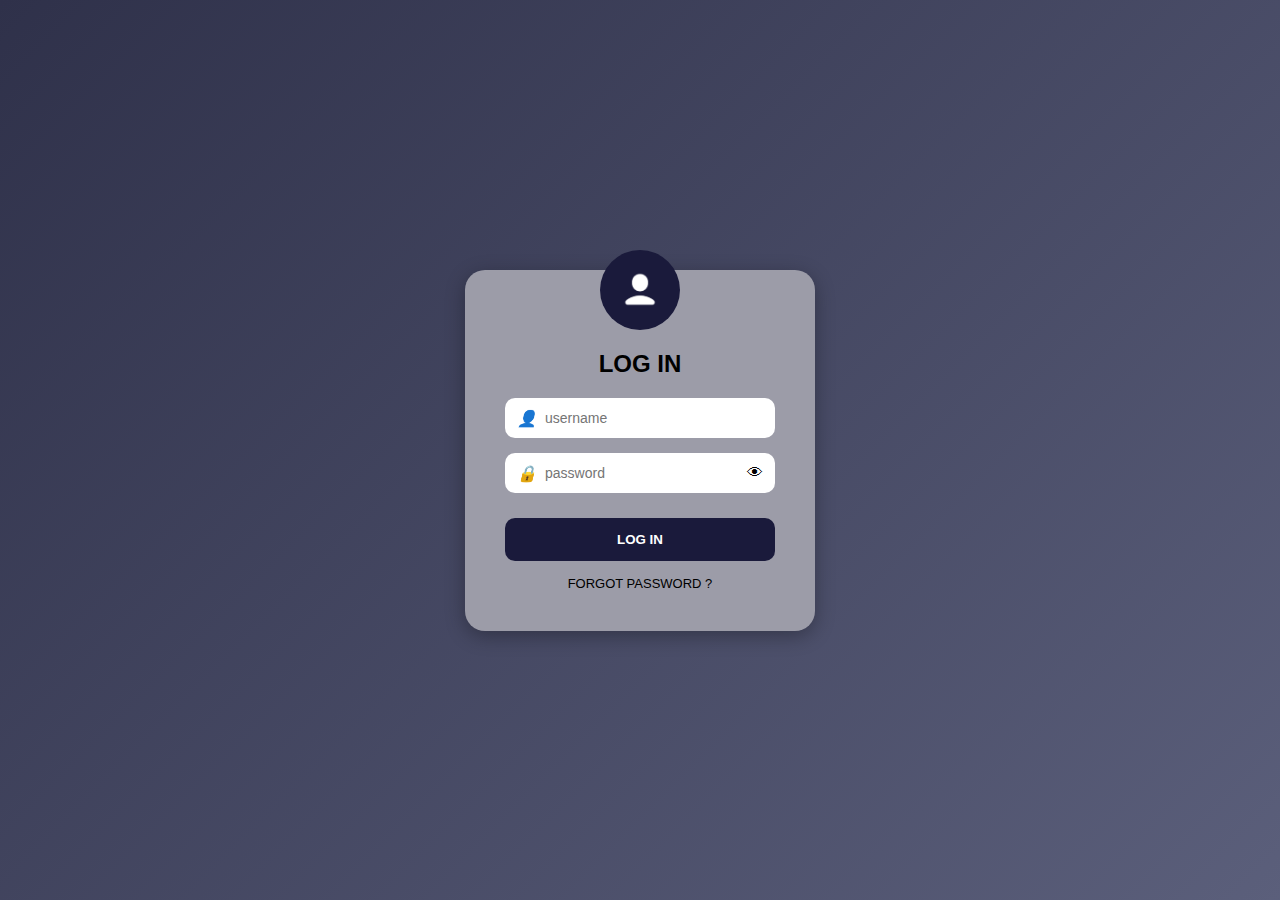
<file: index.html>
<!DOCTYPE html>
<html lang="en">
<head>
  <meta charset="UTF-8">
  <meta name="viewport" content="width=device-width, initial-scale=1.0">
  <title>Login Page</title>
  <style>
    * {
      margin: 0;
      padding: 0;
      box-sizing: border-box;
      font-family: 'Poppins', sans-serif;
    }

    body {
      background: linear-gradient(135deg, #2f314a, #5b5f7b);
      display: flex;
      justify-content: center;
      align-items: center;
      height: 100vh;
    }

    /* Container Login */
    .login-container {
      display: flex;
      justify-content: center;
      align-items: center;
      height: 100%;
    }

    .login-box {
      background: #9c9ca8;
      padding: 40px;
      border-radius: 20px;
      width: 350px;
      text-align: center;
      box-shadow: 0px 5px 20px rgba(0,0,0,0.3);
      position: relative;
    }

    .login-box .user-icon {
      width: 80px;
      height: 80px;
      background: #1a1a3b;
      border-radius: 50%;
      margin: -60px auto 20px auto;
      display: flex;
      align-items: center;
      justify-content: center;
    }

    .login-box .user-icon img {
      width: 40px;
    }

    .login-box h2 {
      margin-bottom: 20px;
      color: #000;
    }

    .input-group {
      margin-bottom: 15px;
      position: relative;
    }

    .input-group input {
      width: 100%;              /* ✅ ikut lebar kotak login-box */
      max-width: 100%;
      padding: 12px 40px 12px 40px;
      border-radius: 10px;
      border: none;
      outline: none;
      font-size: 14px;
      box-sizing: border-box;   /* ✅ biar padding gak bikin kepanjangan */
    }

    .input-group i {
      position: absolute;
      left: 12px;
      top: 50%;
      transform: translateY(-50%);
      color: #333;
    }

    .input-group .eye {
      position: absolute;
      right: 12px;
      top: 50%;
      transform: translateY(-50%);
      cursor: pointer;
    }

    .btn {
      width: 100%;
      padding: 14px;
      background: #1a1a3b;
      color: #fff;
      border: none;
      border-radius: 10px;
      font-weight: bold;
      cursor: pointer;
      margin-top: 10px;
      transition: 0.3s;
    }

    .btn:hover {
      background: #34346a;
    }

    .forgot {
      display: block;
      margin-top: 15px;
      font-size: 13px;
      color: #000;
      cursor: pointer;
    }

    .forgot:hover {
      text-decoration: underline;
    }
  </style>
</head>
<body>
  <div class="login-container">
    <div class="login-box">
      <div class="user-icon">
        <img src="image 10.png" alt="user">
      </div>
      <h2>LOG IN</h2>

      <div class="input-group">
        <i>👤</i>
        <input type="text" placeholder="username">
      </div>

      <div class="input-group">
        <i>🔒</i>
        <input type="password" placeholder="password">
        <span class="eye">👁</span>
      </div>

      <button class="btn">LOG IN</button>
      <span class="forgot">FORGOT PASSWORD ?</span>
    </div>
  </div>
</body>
</html>
</file>
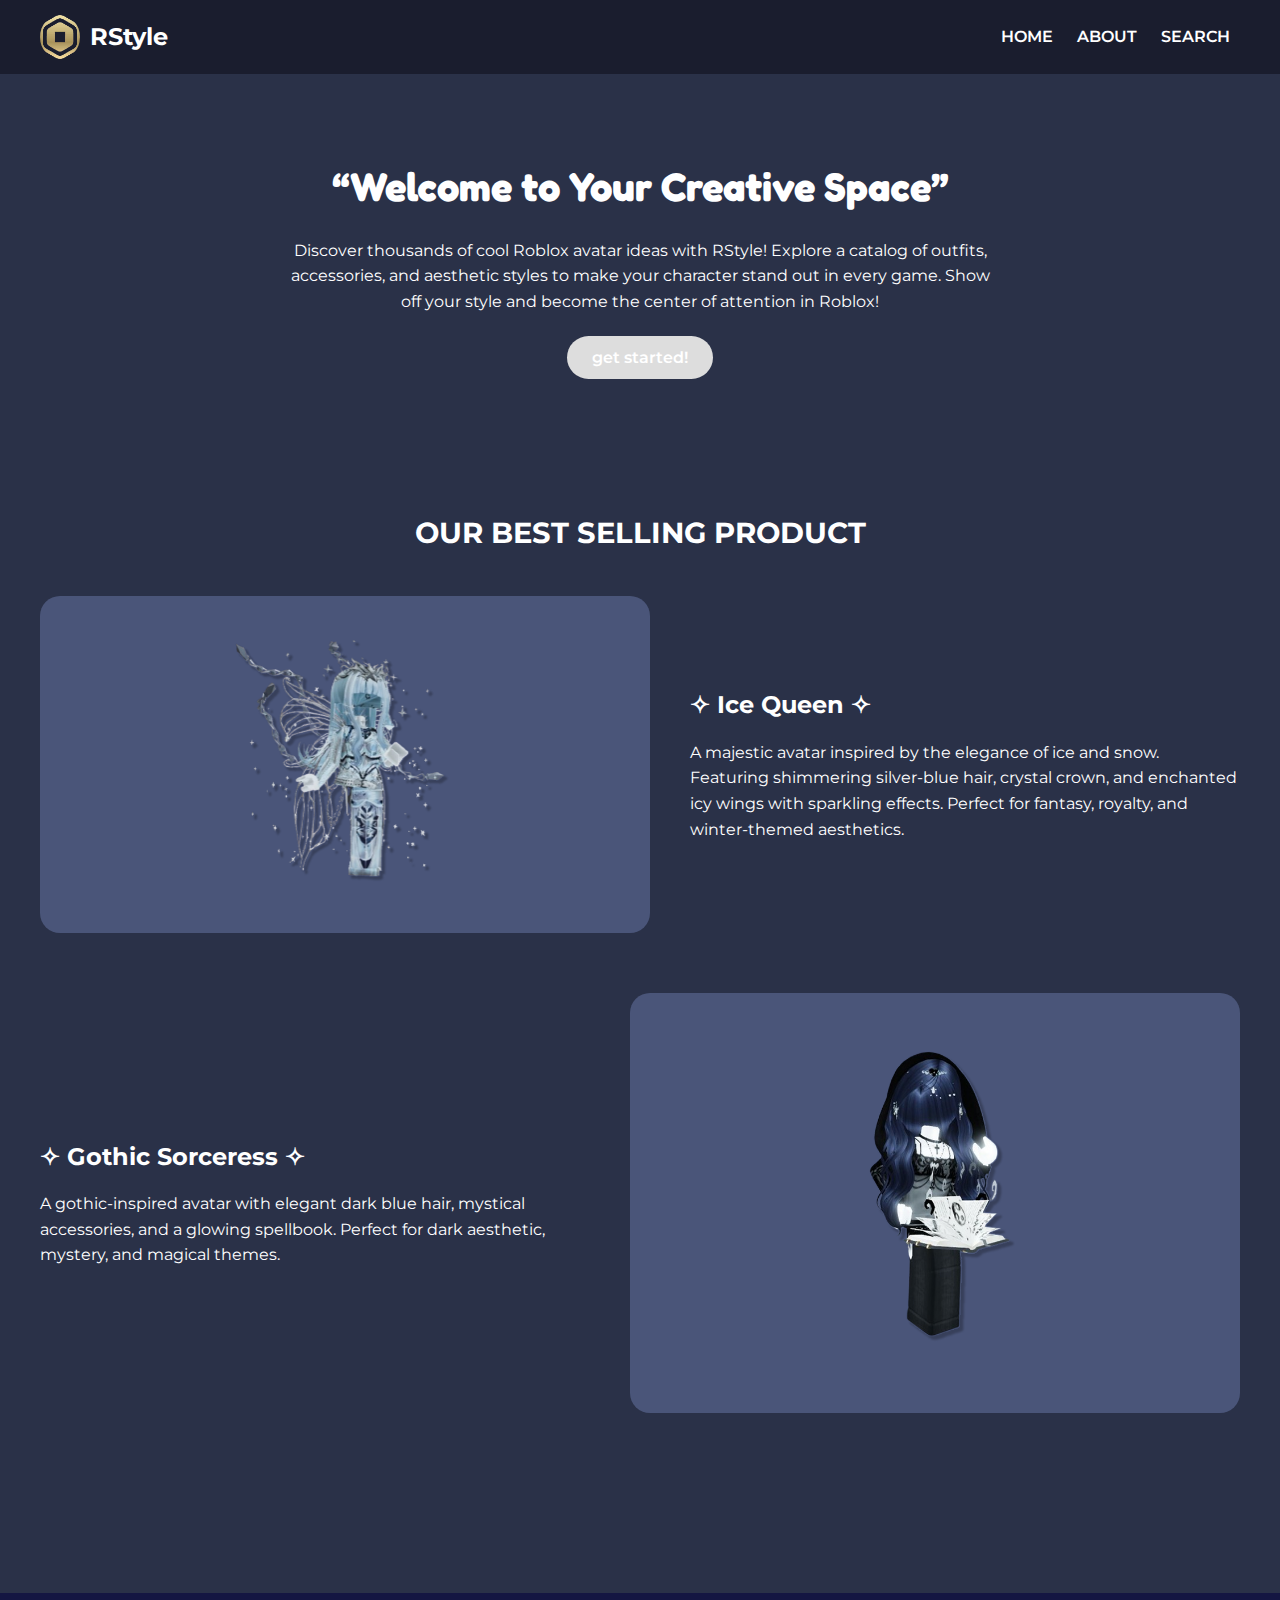
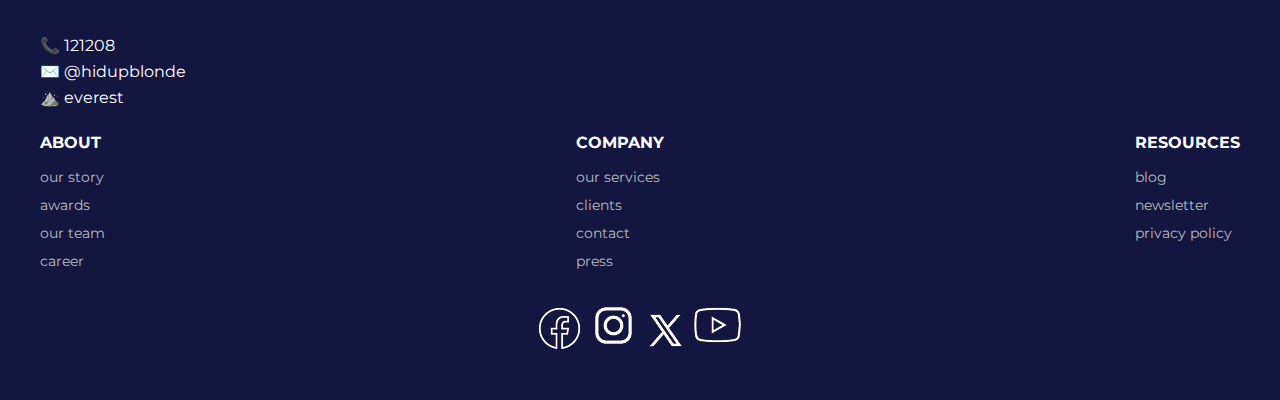
<file: landingpage.html>
<!DOCTYPE html>
<html lang="en">
<head>
  <meta charset="UTF-8" />
  <meta name="viewport" content="width=device-width, initial-scale=1.0"/>
  <title>RStyle</title>
  <link href="https://fonts.googleapis.com/css2?family=Fredoka+One&family=Montserrat:wght@400;600;700&display=swap" rel="stylesheet">

  <style>
    /* RESET */
    * {
      margin: 0;
      padding: 0;
      box-sizing: border-box;
      font-family: 'Montserrat', sans-serif;
    }

    body {
      background: #2a3148;
      color: #333;
      line-height: 1.6;
    }

    /* NAVBAR */
    .navbar {
      display: flex;
      justify-content: space-between;
      align-items: center;
      background: #1a1d2e;
      padding: 15px 40px;
      position: sticky;
      top: 0;
      z-index: 1000;
    }

    .navbar .logo {
      display: flex;
      align-items: center;
      gap: 10px;
    }

    .navbar .logo h2 {
    color: #fff;
    }

    .hero h1 {
    color: #fff;
    }

    .hero p {
        color: #fff;
    }

    .best h2 {
        color: #fff;
    }

    .navbar .logo img {
      width: 40px;
      border-radius: 50%;
    }

    .nav-btn {
      margin: 0 10px;
      text-decoration: none;
      color: #fff;
      font-weight: 600;
      text-transform: uppercase;
    }

    /* HERO */
    .hero {
      text-align: center;
      padding: 80px 20px;
      background: #2a3148;
    }

    .hero h1 {
      font-family: 'Fredoka One', cursive;
      font-size: 2.5rem;
      margin-bottom: 20px;
    }

    .hero p {
      max-width: 700px;
      margin: 0 auto 30px;
    }

    .desc h3 {
        color: #fff;
    }

    .desc p {
        color: #fff;
    }

    .cta {
      background: #DDDDDD;
      color: #fff;
      padding: 12px 25px;
      border-radius: 30px;
      text-decoration: none;
      font-weight: 600;
      transition: 0.3s;
    
    }

    .cta:hover {
      background: #4a5579 80%;
    }

    /* BEST SELLING */
    .best {
      padding: 60px 40px;
      text-align: center;
    }

    .best h2 {
      font-size: 1.8rem;
      margin-bottom: 40px;
    }

    .product {
      display: flex;
      align-items: center;
      justify-content: center;
      gap: 40px;
      margin-bottom: 60px;
    }

    /* biar bisa dibalik */
    .product.reverse {
      flex-direction: row-reverse;
    }

    .card {
      background: #4a5579 80%;;
      padding: 30px;
      border-radius: 20px;
      flex: 1;
      display: flex;
      justify-content: center;
    }

    .card img {
      max-width: 250px;
      height: auto;
    }

    .desc {
      flex: 1;
      text-align: left;
    }

    .desc h3 {
      font-size: 1.5rem;
      margin-bottom: 15px;
    }

    /* FOOTER */
    footer {
      background: #141642;
      color: #fff;
      padding: 40px;
      margin-top: 60px;
    }

    .footer-top {
      margin-bottom: 20px;
    }

    .footer-bottom {
      display: flex;
      justify-content: space-between;
      margin-bottom: 20px;
    }

    .footer-bottom .col h4 {
      margin-bottom: 10px;
      text-transform: uppercase;
    }

    .footer-bottom a {
      display: block;
      text-decoration: none;
      color: #bbb;
      margin-bottom: 5px;
      font-size: 0.9rem;
    }

    .social {
      text-align: center;
    }

    .icons a {
      margin: 0 10px;
      text-decoration: none;
      color: #fff;
      font-weight: bold;
    }
  </style>
</head>
<body>

  <!-- NAVBAR -->
  <header class="navbar">
    <div class="logo">
      <img src="download__11_-removebg-preview 1.png" alt="logo">
      <h2>RStyle</h2>
    </div>
    <nav>
      <a href="#" class="nav-btn">home</a>
      <a href="#" class="nav-btn">about</a>
      <a href="#" class="nav-btn">search</a>
    </nav>
  </header>

  <!-- HERO SECTION -->
  <section class="hero">
    <h1>“Welcome to Your Creative Space”</h1>
    <p>
      Discover thousands of cool Roblox avatar ideas with RStyle! Explore a catalog of outfits, accessories, and aesthetic styles to make your character stand out in every game. Show off your style and become the center of attention in Roblox!
    </p>
    <a href="#" class="cta">get started!</a>
  </section>

  <!-- BEST SELLING -->
  <section class="best">
    <h2>OUR BEST SELLING PRODUCT</h2>
    <div class="product">
      <div class="card">
        <img src="user_-_44izz-removebg-preview 1.png" alt="Ice Queen">
      </div>
      <div class="desc">
        <h3>✧ Ice Queen ✧</h3>
        <p>
          A majestic avatar inspired by the elegance of ice and snow. Featuring shimmering silver-blue hair, crystal crown, and enchanted icy wings with sparkling effects. Perfect for fantasy, royalty, and winter-themed aesthetics.
        </p>
      </div>
    </div>

    <div class="product reverse">
      <div class="card">
        <img src="e_unnii_-_roblox_౨ৎ-removebg-preview 1.png" alt="Gothic Sorceress">
      </div>
      <div class="desc">
        <h3>✧ Gothic Sorceress ✧</h3>
        <p>
          A gothic-inspired avatar with elegant dark blue hair, mystical accessories, and a glowing spellbook. Perfect for dark aesthetic, mystery, and magical themes.
        </p>
      </div>
    </div>
  </section>

  <!-- FOOTER -->
  <footer>
    <div class="footer-top">
      <div class="contact">
        <p>📞 121208</p>
        <p>✉️ @hidupblonde</p>
        <p>⛰️ everest</p>
      </div>
    </div>

    <div class="footer-bottom">
      <div class="col">
        <h4>about</h4>
        <a href="#">our story</a>
        <a href="#">awards</a>
        <a href="#">our team</a>
        <a href="#">career</a>
      </div>
      <div class="col">
        <h4>company</h4>
        <a href="#">our services</a>
        <a href="#">clients</a>
        <a href="#">contact</a>
        <a href="#">press</a>
      </div>
      <div class="col">
        <h4>resources</h4>
        <a href="#">blog</a>
        <a href="#">newsletter</a>
        <a href="#">privacy policy</a>
      </div>
    </div>

    <div class="social">
      <div class="icons">
        <img src="image 15.png" alt="">
        <img src="image 16.png" alt="user">
        <img src="image 17.png" alt="user">
        <img src="image 18.png" alt="user">
      </div>
    </div>
  </footer>

</body>
</html>
</file>
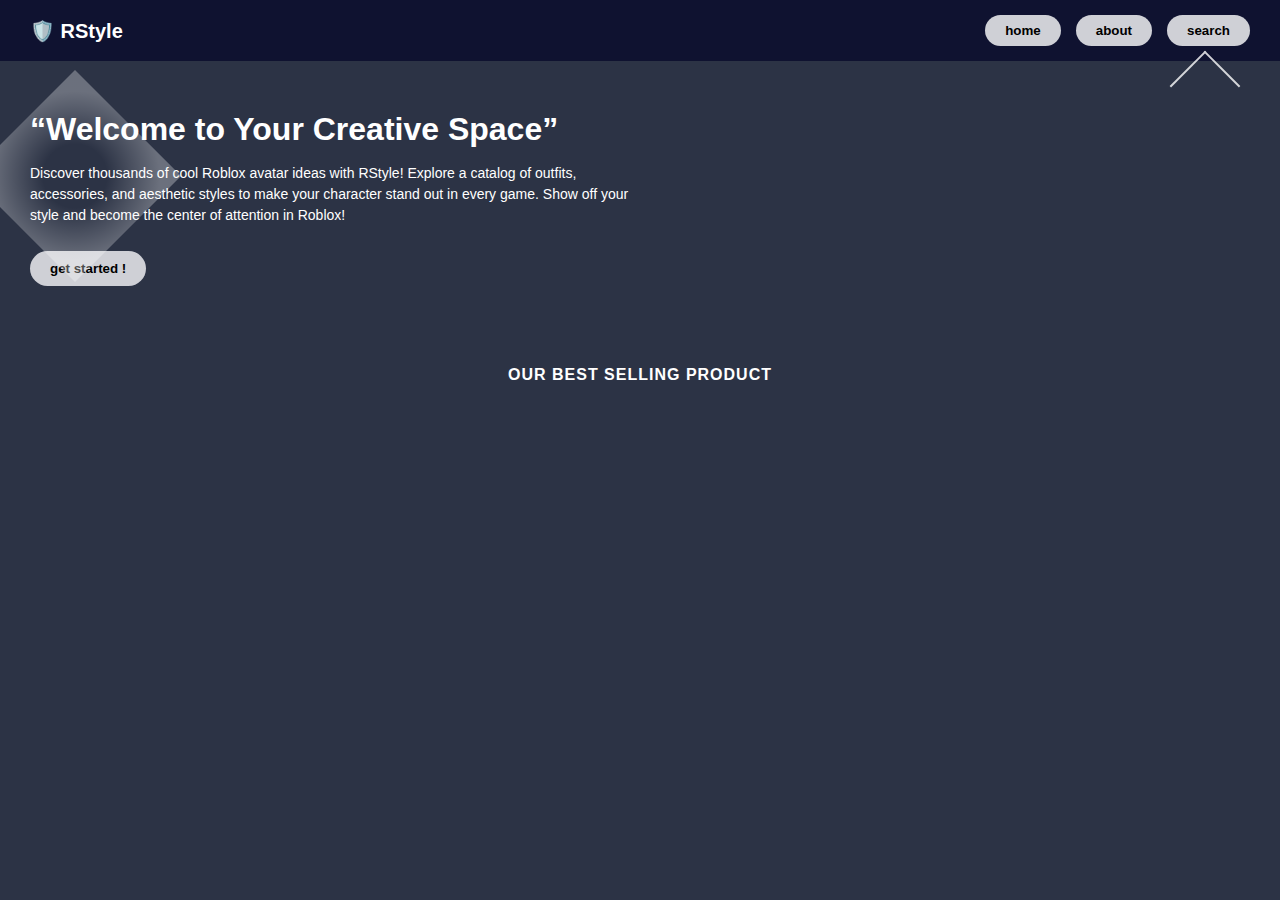
<file: percobaan.html>
<!DOCTYPE html>
<html lang="en">
<head>
  <meta charset="UTF-8" />
  <meta name="viewport" content="width=device-width, initial-scale=1.0"/>
  <title>RStyle</title>
  <link rel="stylesheet" href="landing.css" />
</head>
<body>
  <header>
    <div class="logo">🛡️ RStyle</div>
    <nav>
      <button class="nav-btn">home</button>
      <button class="nav-btn">about</button>
      <button class="nav-btn">search</button>
    </nav>
  </header>

  <main>
    <section class="hero">
      <h1>“Welcome to Your Creative Space”</h1>
      <p>
        Discover thousands of cool Roblox avatar ideas with RStyle! Explore a
        catalog of outfits, accessories, and aesthetic styles to make your
        character stand out in every game. Show off your style and become the
        center of attention in Roblox!
      </p>
      <button class="get-started">get started !</button>

      <!-- Decorative elements -->
      <div class="decor-line"></div>
      <div class="decor-star"></div>
    </section>

    <h2 class="subheading">OUR BEST SELLING PRODUCT</h2>
  </main>
</body>
</html>
</file>
<file: landing.css>
/* General reset */
* {
  margin: 0;
  padding: 0;
  box-sizing: border-box;
}

body {
  font-family: 'Poppins', sans-serif;
  background-color: #2c3345;
  color: white;
}

/* Header */
header {
  display: flex;
  justify-content: space-between;
  align-items: center;
  background-color: #0f1230;
  padding: 15px 30px;
}

.logo {
  font-weight: bold;
  font-size: 20px;
}

nav {
  display: flex;
  gap: 15px;
}

.nav-btn {
  background-color: #cfd0d6;
  border: none;
  border-radius: 20px;
  padding: 8px 20px;
  cursor: pointer;
  font-weight: 600;
}

/* Hero section */
.hero {
  padding: 50px 30px 20px;
  position: relative;
}

.hero h1 {
  font-size: 32px;
  font-weight: 800;
  margin-bottom: 15px;
}

.hero p {
  max-width: 600px;
  font-size: 14px;
  line-height: 1.5;
  margin-bottom: 25px;
}

.get-started {
  background-color: #cfd0d6;
  border: none;
  padding: 10px 20px;
  border-radius: 20px;
  font-weight: bold;
  cursor: pointer;
}

/* Decorative lines and stars */
.decor-line {
  position: absolute;
  top: 40px;
  left: 0;
  width: 150px;
  height: 150px;
  background: radial-gradient(ellipse at center, transparent 30%, white 80%);
  opacity: 0.3;
  transform: rotate(-45deg);
}

.decor-star {
  position: absolute;
  top: 0;
  right: 50px;
  width: 50px;
  height: 50px;
  border-left: 2px solid white;
  border-top: 2px solid white;
  transform: rotate(45deg);
  opacity: 0.8;
}

/* Subheading */
.subheading {
  text-align: center;
  margin-top: 60px;
  font-size: 16px;
  letter-spacing: 1px;
}
</file>
